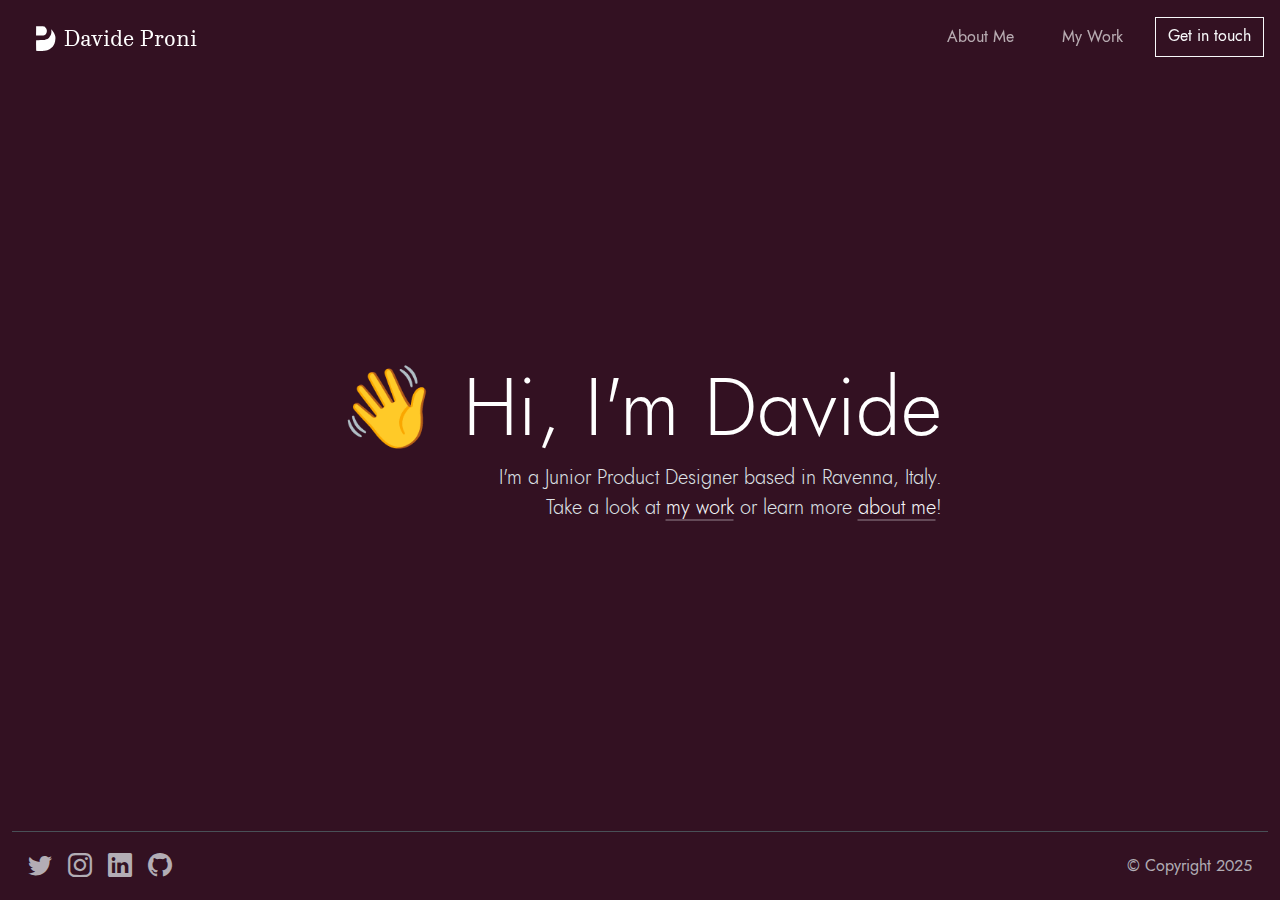
<file: index.html>
<!doctype html>
<html lang="en" data-bs-theme="dark">
  	<head>
		<meta charset="utf-8">
		<meta name="viewport" content="width=device-width, initial-scale=1">
		<title>Davide Proni | UX/UI Designer</title>
		<link rel="stylesheet" href="https://cdn.jsdelivr.net/npm/bootstrap@5.3.3/dist/css/bootstrap.min.css" integrity="sha384-QWTKZyjpPEjISv5WaRU9OFeRpok6YctnYmDr5pNlyT2bRjXh0JMhjY6hW+ALEwIH" crossorigin="anonymous">
		<link rel="stylesheet" href="./assets/css/main.css">
		<!-- Favicon -->
		<link rel="icon" href="./assets/favicon/favicon.ico" type="image/x-icon">
		<link rel="apple-touch-icon" sizes="180x180" href="./assets/favicon/apple-touch-icon.png">
		<link rel="icon" type="image/png" sizes="32x32" href="./assets/favicon/favicon-32x32.png">
		<link rel="icon" type="image/png" sizes="16x16" href="./assets/favicon/favicon-16x16.png">
		<link rel="manifest" href="./assets/favicon/site.webmanifest">
  	</head>

	<body class="dp-background-a d-flex flex-column min-vh-100">

		<!-- Navbar -->
		<nav>
			<div class="navbar fixed-top navbar-expand-md dp-scroll py-3">
				<div class="container-fluid">
					<a class="navbar-brand ms-3 dp-font-s dp-navbar-brand" aria-current="page" href="./">
						<i class="dp-logo-icon" alt="Logo"></i>
						Davide Proni</a>
					  <button class="navbar-toggler" type="button" data-bs-toggle="offcanvas" data-bs-target="#offcanvasNavbar" aria-controls="offcanvasNavbar" aria-label="Toggle navigation">
						 <span class="navbar-toggler-icon"></span>
					  </button>
					  <div class="offcanvas offcanvas-end dp-offcanvas" tabindex="-1" id="offcanvasNavbar" aria-labelledby="offcanvasNavbarLabel">
						<div class="offcanvas-header">
						<button type="button" class="btn-close dp-btn-close py-4" data-bs-dismiss="offcanvas" aria-label="Close"></button> 
						</div>
					<div class="offcanvas-body">
						<ul class="navbar-nav justify-content-end flex-grow-1 pe-1 gap-4 row-gap-4">
							<!-- <a class="nav-link active" aria-current="page" href="#">Home</a> -->
							<a class="nav-link ms-2" href="./about">About Me</a>
							<a class="nav-link ms-2" href="./portfolio">My Work</a>
							<a class="nav-item btn btn-outline-light dp-btn" href="./contact">Get in touch</a> <!-- btn-outline-dark se sfondo chiaro -->
						</div>
					</div>
				</div>
			</div>
			<div class="navbar-spacer"></div>
		</nav>

		<!-- Main content -->
		<main class="container-fluid d-flex justify-content-center align-items-center flex-grow-1">
			<div class="d-flex flex-column align-items-end">
				<h1 class="display-1 text-body-emphasis user-select-none lh-1 mb-3"><span class="no-wrap"><span class="wave">👋</span> Hi,</span> <span class="no-wrap">I'm Davide</span></h1>
				<p class="lead text-end user-select-none ">I'm a Junior Product Designer based in Ravenna, Italy.<br>Take a look at
					<a class="link-light link-offset-2 link-underline-opacity-25 link-underline-opacity-100-hover" href="./portfolio">my work</a> 
					<span class="no-wrap">or learn more 
					<a class="link-light link-offset-2 link-underline-opacity-25 link-underline-opacity-100-hover" href="./about">about me</a>!</span>
			 	</p>
			</div>
		</main>

		<!-- Footer -->
		<footer class="container-fluid bottom-0 mt-auto">
			<div class="footer-container py-3 border-top">
				<ul class="nav dp-social-icons">
					<li><a href="#"><i class="bi bi-twitter"></i></a></li>
					<li><a href="#"><i class="bi bi-instagram"></i></a></li>
					<li><a href="#"><i class="bi bi-linkedin"></i></a></li>
					<li><a href="#"><i class="bi bi-github"></i></a></li>
				</ul>
				<div class="copyright text-body-secondary user-select-none">
					&copy; Copyright 2025
				</div>
			</div>
		</footer>

    	<script src="https://cdn.jsdelivr.net/npm/bootstrap@5.3.3/dist/js/bootstrap.bundle.min.js" integrity="sha384-YvpcrYf0tY3lHB60NNkmXc5s9fDVZLESaAA55NDzOxhy9GkcIdslK1eN7N6jIeHz" crossorigin="anonymous"></script>
		<script src="./assets/js/main.js"></script>
  	</body>
</html>
</file>
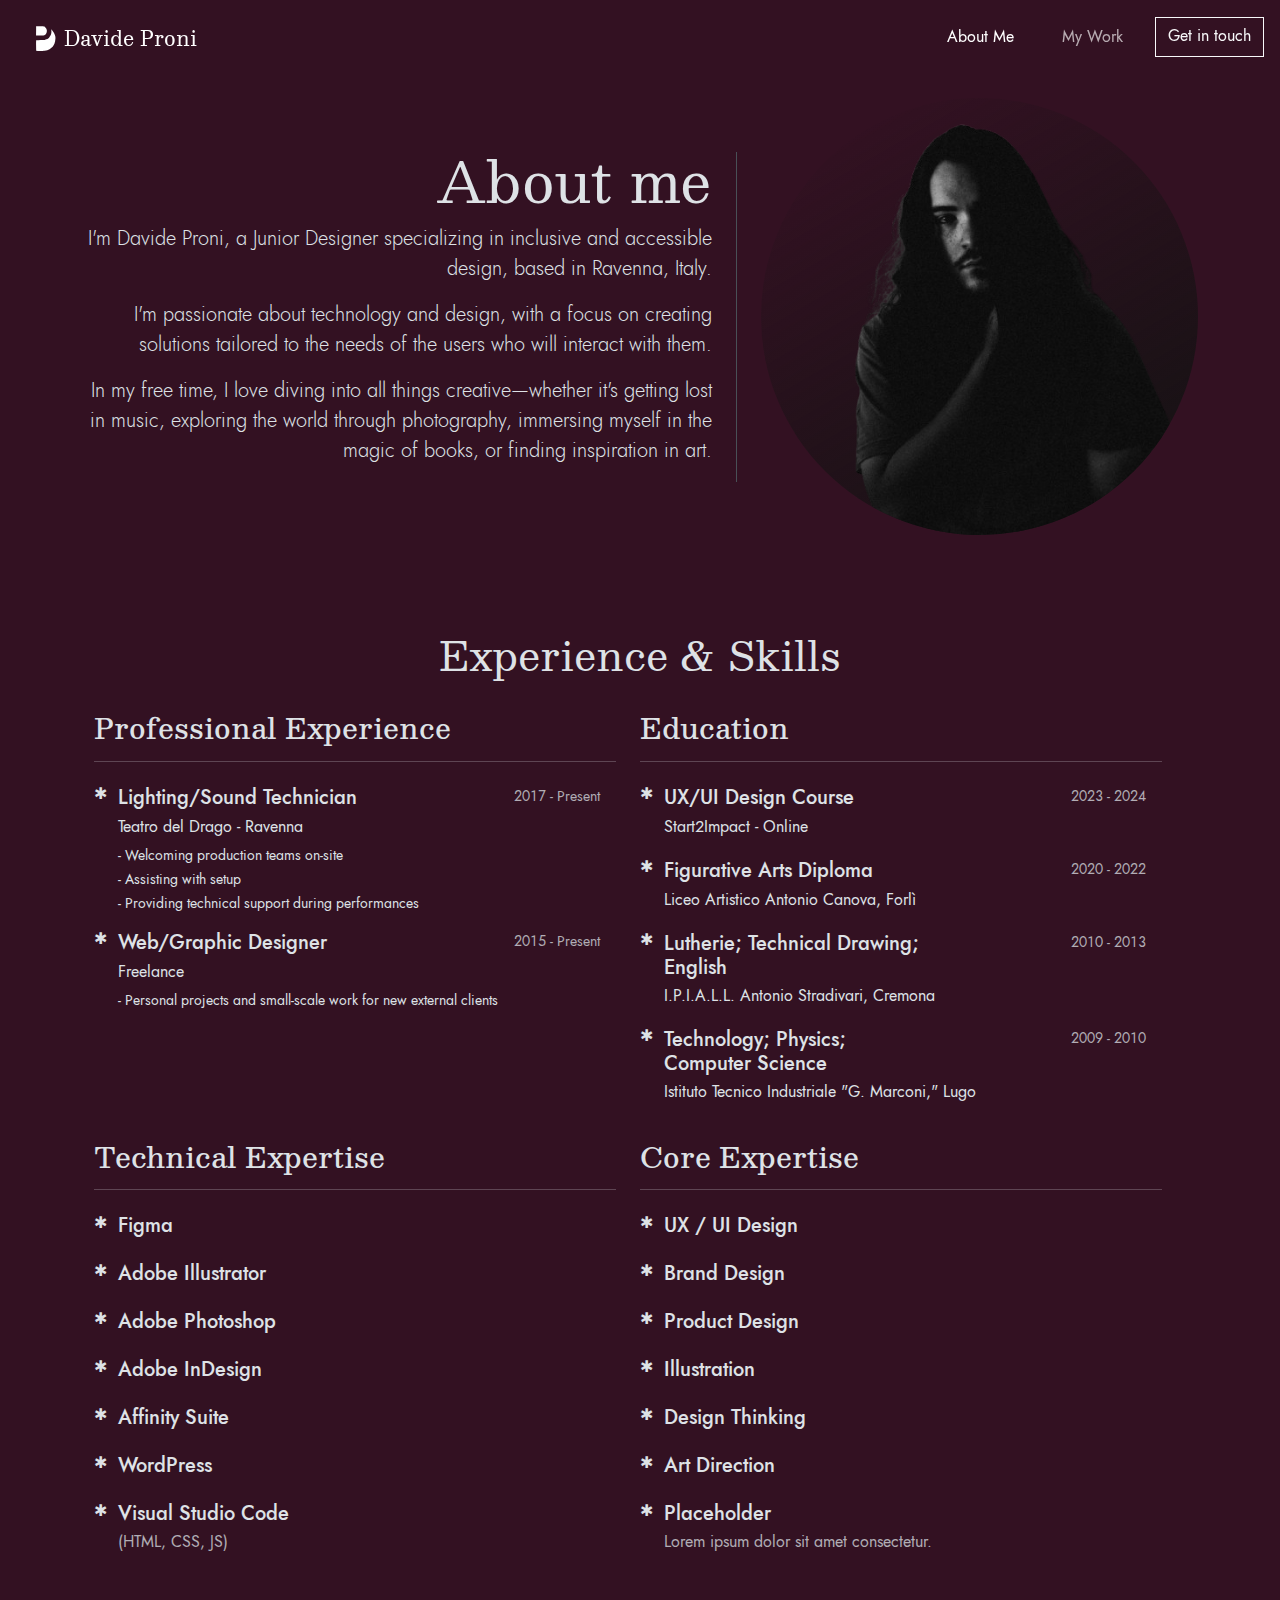
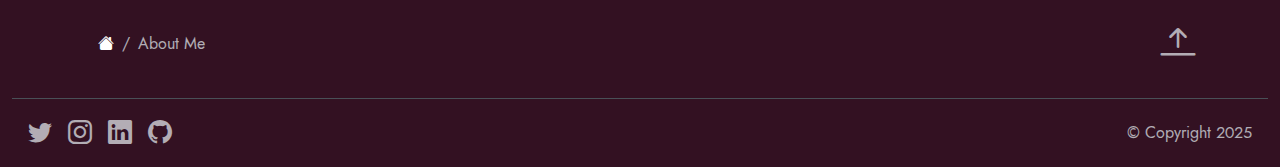
<file: about/index.html>
<!doctype html>
<html lang="en" data-bs-theme="dark">
  	<head>
		<meta charset="utf-8">
		<meta name="viewport" content="width=device-width, initial-scale=1">
		<title>About Me | Davide Proni</title>
		<link rel="stylesheet" href="https://cdn.jsdelivr.net/npm/bootstrap@5.3.3/dist/css/bootstrap.min.css" integrity="sha384-QWTKZyjpPEjISv5WaRU9OFeRpok6YctnYmDr5pNlyT2bRjXh0JMhjY6hW+ALEwIH" crossorigin="anonymous">
		<link rel="stylesheet" href="../assets/css/main.css">
		<!-- Favicon -->
		<link rel="icon" href="../assets/favicon/favicon.ico" type="image/x-icon">
		<link rel="apple-touch-icon" sizes="180x180" href="../assets/favicon/apple-touch-icon.png">
		<link rel="icon" type="image/png" sizes="32x32" href="../assets/favicon/favicon-32x32.png">
		<link rel="icon" type="image/png" sizes="16x16" href="../assets/favicon/favicon-16x16.png">
		<link rel="manifest" href="../assets/favicon/site.webmanifest">
  	</head>

	<body class="dp-background-a d-flex flex-column min-vh-100">
	
		<!-- Navbar -->
		<nav>
			<div class="navbar fixed-top navbar-expand-md dp-scroll py-3">
				<div class="container-fluid">
					<a class="navbar-brand ms-3 dp-font-s dp-navbar-brand" aria-current="page" href="../">
						<i class="dp-logo-icon" alt="Logo"></i>
						Davide Proni</a>
					<button class="navbar-toggler" type="button" data-bs-toggle="offcanvas" data-bs-target="#offcanvasNavbar" aria-controls="offcanvasNavbar" aria-label="Toggle navigation">
						<span class="navbar-toggler-icon"></span>
					</button>
					<div class="offcanvas offcanvas-end dp-offcanvas" tabindex="-1" data-bs-scroll="true"id="offcanvasNavbar" aria-labelledby="offcanvasNavbarLabel">
						<div class="offcanvas-header">
						<!-- <a class="offcanvas-title dp-font-s navbar-brand" aria-current="page" href="./">Davide Proni</a> -->
						<!-- <h5 class="offcanvas-title dp-font-s" id="offcanvasNavbarLabel">Davide Proni</h5> -->
						<button type="button" class="btn-close dp-btn-close py-4" data-bs-dismiss="offcanvas" aria-label="Close"></button> 
						</div>
					<div class="offcanvas-body">
						<ul class="navbar-nav justify-content-end flex-grow-1 pe-1 gap-4 row-gap-4">
							<!-- <a class="nav-link active" aria-current="page" href="#">Home</a> -->
							<a class="nav-link active ms-2" aria-current="page" href="../about">About Me</a>
							<a class="nav-link ms-2" href="../portfolio">My Work</a>
							<a class="nav-item btn btn-outline-light dp-btn" href="../contact">Get in touch</a> <!-- btn-outline-dark se sfondo chiaro -->
						</div>
					</div>
				</div>
			</div>
			<div class="navbar-spacer"></div>
		</nav>

		<!-- Main content -->
		<main class="container py-4">

			<!--Info and photo-->
			<div>
				<div class="row align-items-center g-5 pb-5"> <!--py-5-->
				<!-- Title -->
				<div class="col-12  order-1">
				  <h1 class="display-4 lh-1 dp-font-s text-end d-block d-md-none mb-3">About me</h1>
				</div>
			 
				<!-- Portrait -->
				<div class="col-12 col-md-5 order-2 order-md-3 mt-0 dp-bkgrnd-portrait">
				  <img src="../assets/img/DPPnobg.png" class="d-block img-fluid" alt="portrait photo" width="500" height="500" loading="lazy">
				</div>
			 
				<!-- Info about me -->
				<div class="col-12 col-md-7 order-3 mt-3 mt-md-0 order-md-2 dp-border-md-only">

					<h1 class="display-4 lh-1 dp-font-s text-end d-none d-md-block mb-3">About me</h1>
				  	<p class="lead text-end">I'm Davide Proni, a Junior Designer specializing in inclusive and accessible design, based in Ravenna, Italy.</p>
				  	<p class="lead text-end">I'm passionate about technology and design, with a focus on creating solutions tailored to the needs of the users who will interact with them.</p>
				  	<!--<hr>-->
				  	<p class="lead text-end">In my free time, I love diving into all things creative—whether it's getting lost in music, exploring the world through photography, immersing myself in the magic of books, or finding inspiration in art.</p>
				</div>
			 	</div>
			</div>

			<!-- Resume -->
			<h2 class="text-center display-6 dp-font-s mt-0 mt-md-5">Experience & Skills</h2>
			<div class="container-xxl row row-cols-1 row-cols-lg-2 g-4 pt-4">

				<!-- Professional Experience -->
				<div class="col">
					<h3 class="dp-font-s mb-3">
						Professional Experience</h3>
					<hr class=""><!-- Divider col-6 ms-auto-->
					<ul class="list-group ul-dp">
						<li class="list-group-item dp-list-item">
							<div class="d-flex w-100 justify-content-between flex-column flex-md-row">
								<h5 class="mb-1 order-2 order-md-1">
									Lighting/Sound Technician</h5>
								<small class="mb-2 order-1 order-md-2 text-muted">
									2017 - Present</small>
							</div>
							<p class="mb-1">
								Teatro del Drago - Ravenna</p>
							<small>
								- Welcoming production teams on-site </br>
								- Assisting with setup </br>
								- Providing technical support during performances</small>
						</li>

						<li class="list-group-item dp-list-item">
							<div class="d-flex w-100 justify-content-between flex-column flex-md-row">
								<h5 class="mb-1 order-2 order-md-1">
									Web/Graphic Designer</h5>
								<small class="mb-2 order-1 order-md-2 text-muted">
									2015 - Present</small>
							</div>
							<p class="mb-1">
								Freelance</p>
							<small>
								- Personal projects and small-scale work for new external clients</small>
						</li>
					</ul>
				</div>

				<!-- Education -->
				<div class="col">
					<h3 class="dp-font-s mb-3">
						Education</h3>
					<hr> <!-- Divider -->
					<ul class="list-group ul-dp">
						<li class="list-group-item dp-list-item">
							<div class="d-flex w-100 justify-content-between flex-column flex-md-row">
								<h5 class="mb-1 order-2 order-md-1">
									UX/UI Design Course</h5>
								<small class="mb-2 order-1 order-md-2 text-muted">
									2023 - 2024</small>
							</div>
							<p class="mb-1">
								Start2Impact - Online</p>
						</li>

						<li class="list-group-item dp-list-item">
							<div class="d-flex w-100 justify-content-between flex-column flex-md-row">
								<h5 class="mb-1 order-2 order-md-1">
									Figurative Arts Diploma</h5>
								<small class="mb-2 order-1 order-md-2 text-muted">
									2020 - 2022</small>
							</div>
							<p class="mb-1">
								Liceo Artistico Antonio Canova, Forlì</p>
						</li>

						<li class="list-group-item dp-list-item">
							<div class="d-flex w-100 justify-content-between flex-column flex-md-row">
								<h5 class="mb-1 order-2 order-md-1">
									Lutherie; Technical Drawing; </br>
									English</h5>
								<small class="mb-2 order-1 order-md-2 text-muted">
									2010 - 2013</small>
							</div>
							<p class="mb-1">
								I.P.I.A.L.L. Antonio Stradivari, Cremona</p>
						</li>

						<li class="list-group-item dp-list-item">
							<div class="d-flex w-100 justify-content-between flex-column flex-md-row">
								<h5 class="mb-1 order-2 order-md-1">
									Technology; Physics; </br>
									Computer Science</h5>
								<small class="mb-2 order-1 order-md-2 text-muted">
									2009 - 2010</small>
							</div>
							<p class="mb-1">
								Istituto Tecnico Industriale "G. Marconi," Lugo</p>
						</li>
					</ul>
				</div>

				<!-- Technical Expertise -->
				<div class="col">
					<h3 class="dp-font-s mb-3">
						Technical Expertise</h3>
					<hr> <!-- Divider -->
					<ul class="list-group ul-dp">
						<li class="list-group-item dp-list-item">
							<div class="d-flex w-100 justify-content-between">
								<h5 class="mb-1">
									Figma</h5>
							</div>
							<p class="mb-1"></p>
						</li>
						<li class="list-group-item dp-list-item">
							<div class="d-flex w-100 justify-content-between">
								<h5 class="mb-1">
									Adobe Illustrator</h5>
							</div>
							<p class="mb-1"></p>
						</li>
						<li class="list-group-item dp-list-item">
							<div class="d-flex w-100 justify-content-between">
								<h5 class="mb-1">
									Adobe Photoshop</h5>
							</div>
							<p class="mb-1"></p>
						</li>
						<li class="list-group-item dp-list-item">
							<div class="d-flex w-100 justify-content-between">
								<h5 class="mb-1">
									Adobe InDesign</h5>
							</div>
							<p class="mb-1"></p>
						</li>
						<li class="list-group-item dp-list-item">
							<div class="d-flex w-100 justify-content-between">
								<h5 class="mb-1">
									Affinity Suite</h5>
							</div>
							<p class="mb-1"></p>
						</li>
						<li class="list-group-item dp-list-item">
							<div class="d-flex w-100 justify-content-between">
								<h5 class="mb-1">
									WordPress</h5>
							</div>
							<p class="mb-1"></p>
						</li>
						<li class="list-group-item dp-list-item">
							<div class="d-flex w-100 justify-content-between">
								<h5 class="mb-1">
									Visual Studio Code</h5>
							</div>
							<p class="mb-1 text-muted">(HTML, CSS, JS)</p>
						</li>

						
					</ul>
				</div>

				<!-- Core Expertise -->
				<div class="col">
					<h3 class="dp-font-s mb-3">
						Core Expertise</h3>
					<hr> <!-- Divider -->
					<ul class="list-group ul-dp">
						<li class="list-group-item dp-list-item">
							<div class="d-flex w-100 justify-content-between">
								<h5 class="mb-1">
									UX / UI Design</h5>
							</div>
							<p class="mb-1"></p>
						</li>
						<li class="list-group-item dp-list-item">
							<div class="d-flex w-100 justify-content-between">
								<h5 class="mb-1">
									Brand Design</h5>
							</div>
							<p class="mb-1"></p>
						</li>
						<li class="list-group-item dp-list-item">
							<div class="d-flex w-100 justify-content-between">
								<h5 class="mb-1">
									Product Design</h5>
							</div>
							<p class="mb-1"></p>
						</li>
						<li class="list-group-item dp-list-item">
							<div class="d-flex w-100 justify-content-between">
								<h5 class="mb-1">
									Illustration</h5>
							</div>
							<p class="mb-1"></p>
						</li>
						<li class="list-group-item dp-list-item">
							<div class="d-flex w-100 justify-content-between">
								<h5 class="mb-1">
									Design Thinking</h5>
							</div>
							<p class="mb-1"></p>
						</li>
						<li class="list-group-item dp-list-item">
							<div class="d-flex w-100 justify-content-between">
								<h5 class="mb-1">
									Art Direction</h5>
							</div>
							<p class="mb-1"></p>
						</li>
						<li class="list-group-item dp-list-item">
							<div class="d-flex w-100 justify-content-between">
								<h5 class="mb-1">
									Placeholder</h5>
							</div>
							<p class="mb-1 text-muted">Lorem ipsum dolor sit amet consectetur.</p>
						</li>							
					</ul>
				</div>
			</div>

			<!--Breadcrumb and bttb-->
			<div class="container p-0 mt-5">
				<div class="row d-flex justify-content-between align-items-center">
				<!-- Breadcrumb -->
				<div class="col-auto" aria-label="breadcrumb">
					<ol class="breadcrumb breadcrumb-chevron p-3 mb-0">
						<li class="breadcrumb-item">
						<a class="link-body-emphasis" href="../">
							<i class="bi bi-house-fill"></i>
						</a>
						</li>
						<li class="breadcrumb-item active" aria-current="page">
							About Me
							</li>
						</li>
						
					</ol>
				</div>
			
				<!-- Back to top button -->
				<div class="col-auto">
					<a href="#" class="dp-back-to-top float-end">
						<span>Back to the top</span>
						<i class="bi bi-arrow-bar-up fs-1"></i>
					</a>
				</div>
				</div>
			</div>

		</main>

		<!-- Footer -->
		<footer class="container-fluid bottom-0 mt-auto">
			<div class="footer-container py-3 border-top">
				<ul class="nav dp-social-icons">
					<li><a href="#"><i class="bi bi-twitter"></i></a></li>
					<li><a href="#"><i class="bi bi-instagram"></i></a></li>
					<li><a href="#"><i class="bi bi-linkedin"></i></a></li>
					<li><a href="#"><i class="bi bi-github"></i></a></li>
				</ul>
				<div class="copyright text-body-secondary user-select-none">
					&copy; Copyright 2025
				</div>
			</div>
		</footer>

    	<script src="https://cdn.jsdelivr.net/npm/bootstrap@5.3.3/dist/js/bootstrap.bundle.min.js" integrity="sha384-YvpcrYf0tY3lHB60NNkmXc5s9fDVZLESaAA55NDzOxhy9GkcIdslK1eN7N6jIeHz" crossorigin="anonymous"></script>
		<script src="../assets/js/main.js"></script>
  	</body>
</html>
</file>
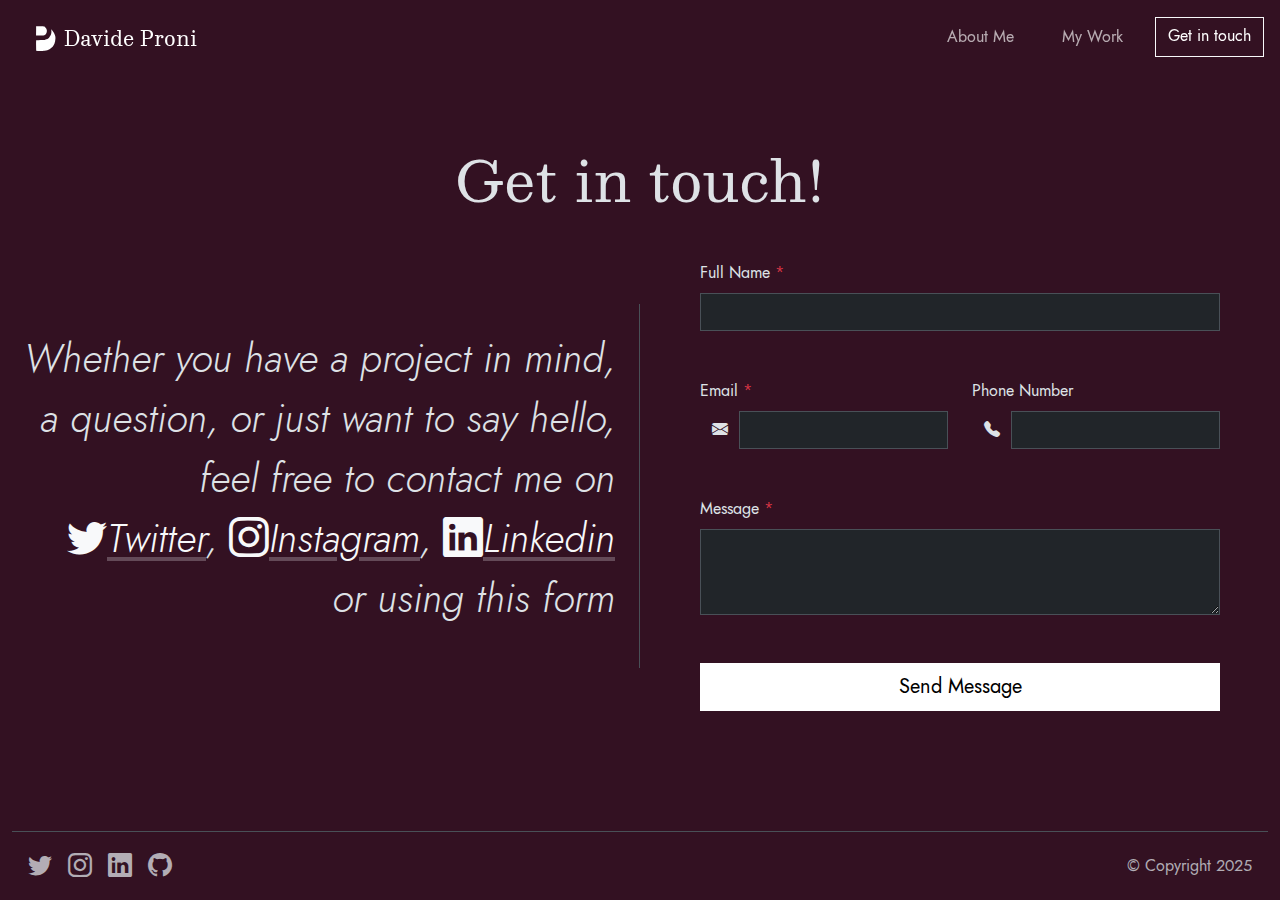
<file: contact/index.html>
<!doctype html>
<html lang="en" data-bs-theme="dark">
  	<head>
		<meta charset="utf-8">
		<meta name="viewport" content="width=device-width, initial-scale=1">
		<title>Get in touch | Davide Proni</title>
		<link rel="stylesheet" href="https://cdn.jsdelivr.net/npm/bootstrap@5.3.3/dist/css/bootstrap.min.css" integrity="sha384-QWTKZyjpPEjISv5WaRU9OFeRpok6YctnYmDr5pNlyT2bRjXh0JMhjY6hW+ALEwIH" crossorigin="anonymous">
		<link rel="stylesheet" href="../assets/css/main.css">
		<!-- Favicon -->
		<link rel="icon" href="../assets/favicon/favicon.ico" type="image/x-icon">
		<link rel="apple-touch-icon" sizes="180x180" href="../assets/favicon/apple-touch-icon.png">
		<link rel="icon" type="image/png" sizes="32x32" href="../assets/favicon/favicon-32x32.png">
		<link rel="icon" type="image/png" sizes="16x16" href="../assets/favicon/favicon-16x16.png">
		<link rel="manifest" href="../assets/favicon/site.webmanifest">
  	</head>

	<body class="dp-background-a d-flex flex-column min-vh-100">

		<!-- Navbar -->
		<nav>
			<div class="navbar fixed-top navbar-expand-md dp-scroll py-3">
				<div class="container-fluid">
					<a class="navbar-brand ms-3 dp-font-s dp-navbar-brand" aria-current="page" href="../">
						<i class="dp-logo-icon" alt="Logo"></i>
						Davide Proni</a>
					<button class="navbar-toggler" type="button" data-bs-toggle="offcanvas" data-bs-target="#offcanvasNavbar" aria-controls="offcanvasNavbar" aria-label="Toggle navigation">
						<span class="navbar-toggler-icon"></span>
					</button>
					<div class="offcanvas offcanvas-end dp-offcanvas" tabindex="-1" data-bs-scroll="true"id="offcanvasNavbar" aria-labelledby="offcanvasNavbarLabel">
						<div class="offcanvas-header">
						<!-- <a class="offcanvas-title dp-font-s navbar-brand" aria-current="page" href="./">Davide Proni</a> -->
						<!-- <h5 class="offcanvas-title dp-font-s" id="offcanvasNavbarLabel">Davide Proni</h5> -->
						<button type="button" class="btn-close dp-btn-close py-4" data-bs-dismiss="offcanvas" aria-label="Close"></button> 
						</div>
					<div class="offcanvas-body">
						<ul class="navbar-nav justify-content-end flex-grow-1 pe-1 gap-4 row-gap-4">
							<!-- <a class="nav-link active" aria-current="page" href="#">Home</a> -->
							<a class="nav-link ms-2" href="../about">About Me</a>
						<a class="nav-link ms-2" href="../portfolio">My Work</a>
						<a class="nav-item btn btn-outline-light dp-btn" style="color: #fff;" aria-current="page"  href="../contact">Get in touch</a> <!-- btn-outline-dark se sfondo chiaro -->
						</div>
					</div>
				</div>
			</div>
			<div class="navbar-spacer"></div>
		</nav>

		<main class="d-flex justify-content-center align-items-center flex-grow-1">
			
			<div class="container-xxl">
				<h1 class="display-4 dp-font-s text-center mb-0">Get in touch!</h1>
				<div class="row gy-4 gy-md-5 gy-lg-0 align-items-md-center">

					<!--Get in touch-->
					<div class="col p-4 pb-0 pb-md-4 dp-border-md-only">
						<h1 class="d-none">Get in touch!</h1>
						<p class="fs-1 fw-light fst-italic text-md-end ">Whether you have a project in mind, a question, or just want to say hello, feel free to contact me on </br>
							<a class="link-light link-offset-1 link-underline-opacity-25 link-underline-opacity-100-hover no-wrap dp-t-ease-f" href="#"><i class="bi bi-twitter text-opacity-25"></i>Twitter</a>, 
							<a class="link-light link-offset-1 link-underline-opacity-25 link-underline-opacity-100-hover no-wrap dp-t-ease-f" href="#"><i class="bi bi-instagram">Instagram</i></a>, 
							<a class="link-light link-offset-1 link-underline-opacity-25 link-underline-opacity-100-hover no-wrap dp-t-ease-f" href="#"><i class="bi bi-linkedin">Linkedin</i></a> </br>
							or using 
							<span class="d-inline d-md-none">the form below</span>
							<span class="d-none d-md-inline">this form</span>
						</p>
					</div>

					<!--Form-->
					<div class="col-12 col-md-6">
						<div class="overflow-hidden"> <!--border-->

						<form action="#!">
							<div class="row gy-4 gy-xl-5 p-4 p-xl-5">
								<div class="col-12">
								<label for="fullname" class="form-label">Full Name <span class="text-danger">*</span></label>
								<input type="text" class="form-control dp-form" id="fullname" name="fullname" value="" required>
								</div>
								<div class="col-12 col-lg-6">
								<label for="email" class="form-label">Email <span class="text-danger">*</span></label>
								<div class="input-group">
									<span class="input-group-text dp-form-ibox">
										<i class="bi bi-envelope-fill" ></i>
									</span>
									<input type="email" class="form-control dp-form" id="email" name="email" value="" required>
								</div>
								</div>
								<div class="col-12 col-lg-6">
								<label for="phone" class="form-label">Phone Number</label>
								<div class="input-group">
									<span class="input-group-text dp-form-ibox">
										<i class="bi bi-telephone-fill"></i>
									</span>
									<input type="tel" class="form-control dp-form" id="phone" name="phone" value="">
								</div>
								</div>
								
								<div class="col-12">
								<label for="message" class="form-label">Message <span class="text-danger">*</span></label>
								<textarea class="form-control dp-form" id="message" name="message" rows="3" required></textarea>
								</div>
								<div class="col-12">
								<div class="d-grid">
									<button class="btn btn-primary btn-lg dp-t-ease-f dp-cta" type="submit">Send Message</button>
								</div>
								</div>
							</div>
						</form>
			
						</div>
					</div>
					
				</div>
				</div>
			
</main>



		<!-- Footer -->
		<footer class="container-fluid bottom-0 mt-auto">
			<div class="footer-container py-3 border-top">
				<ul class="nav dp-social-icons">
					<li><a href="#"><i class="bi bi-twitter"></i></a></li>
					<li><a href="#"><i class="bi bi-instagram"></i></a></li>
					<li><a href="#"><i class="bi bi-linkedin"></i></a></li>
					<li><a href="#"><i class="bi bi-github"></i></a></li>
				</ul>
				<div class="copyright text-body-secondary user-select-none">
					&copy; Copyright 2025
				</div>
			</div>
		</footer>

    	<script src="https://cdn.jsdelivr.net/npm/bootstrap@5.3.3/dist/js/bootstrap.bundle.min.js" integrity="sha384-YvpcrYf0tY3lHB60NNkmXc5s9fDVZLESaAA55NDzOxhy9GkcIdslK1eN7N6jIeHz" crossorigin="anonymous"></script>
		<script src="../assets/js/main.js"></script>
  	</body>
</html>
</file>
<file: assets/css/main.css>
@charset "UTF-8";
@import url(https://cdn.jsdelivr.net/npm/bootstrap-icons@1.11.3/font/bootstrap-icons.min.css);
.dp-background-a {
  background: rgb(51, 17, 34);
  background: linear-gradient(111deg, rgb(51, 17, 34) 25%, rgb(16, 14, 54) 50%, rgb(14, 34, 48) 75%);
  background-size: 400% 400%;
  animation: gradient-background 60s ease infinite;
  min-height: 100vh;
}

@keyframes gradient-background {
  0% {
    background-position: 0% 50%;
  }
  50% {
    background-position: 100% 50%;
  }
  100% {
    background-position: 0% 50%;
  }
}
.dp-logo-icon {
  width: 30px;
  height: 30px;
  display: inline-block;
  vertical-align: -5px;
  background-color: white;
  mask: url("[data-uri]");
}

.navbar-toggler {
  border-color: transparent;
}
.navbar-toggler:focus {
  box-shadow: none; /* Rimuove bordo focus*/
}

.dp-btn-close {
  border-color: transparent;
  width: 3em;
}
.dp-btn-close:focus {
  box-shadow: none;
}

.dp-navbar-brand {
  z-index: 1046;
}

.dp-offcanvas {
  --bs-offcanvas-width: 100vw;
  height: 280px;
}

.dp-scrolled {
  transition: all 0.15s ease-in-out;
  backdrop-filter: blur(10px);
  box-shadow: 0 3px 10px rgba(0, 0, 0, 0.15);
}

.navbar-spacer {
  margin-top: 74px; /* Deve corrispondere all'altezza della navbar */
}

.wave {
  animation-name: wave-animation;
  animation-duration: 1.5s;
  animation-delay: 2s;
  animation-iteration-count: 1;
  transform-origin: 75% 75%;
  display: inline-block;
}

@keyframes wave-animation {
  0% {
    transform: rotate(0deg);
  }
  20% {
    transform: rotate(9deg);
  }
  40% {
    transform: rotate(-10deg);
  }
  60% {
    transform: rotate(8deg);
  }
  80% {
    transform: rotate(-8deg);
  }
  100% {
    transform: rotate(0deg);
  }
}
/* color: black;  Rompe cose SISTEMARE */
* {
  font-family: "Jost", sans-serif;
  font-feature-settings: "tnum" 1, "ss01" 1;
}

.dp-font-s {
  font-family: "Besley", serif;
}

/* JOST* */
@font-face {
  font-family: "Jost";
  src: url("../fonts/Jost-100.ttf") format("truetype");
  font-weight: 100;
  font-style: normal;
  font-display: swap;
}
@font-face {
  font-family: "Jost";
  src: url("../fonts/Jost-200.ttf") format("truetype");
  font-weight: 200;
  font-style: normal;
  font-display: swap;
}
@font-face {
  font-family: "Jost";
  src: url("../fonts/Jost-300.ttf") format("truetype");
  font-weight: 300;
  font-style: normal;
  font-display: swap;
}
@font-face {
  font-family: "Jost";
  src: url("../fonts/Jost-400.ttf") format("truetype");
  font-weight: 400;
  font-style: normal;
  font-display: swap;
}
@font-face {
  font-family: "Jost";
  src: url("../fonts/Jost-500.ttf") format("truetype");
  font-weight: 500;
  font-style: normal;
  font-display: swap;
}
@font-face {
  font-family: "Jost";
  src: url("../fonts/Jost-600.ttf") format("truetype");
  font-weight: 600;
  font-style: normal;
  font-display: swap;
}
@font-face {
  font-family: "Jost";
  src: url("../fonts/Jost-700.ttf") format("truetype");
  font-weight: 700;
  font-style: normal;
  font-display: swap;
}
@font-face {
  font-family: "Jost";
  src: url("../fonts/Jost-800.ttf") format("truetype");
  font-weight: 800;
  font-style: normal;
  font-display: swap;
}
@font-face {
  font-family: "Jost";
  src: url("../fonts/Jost-900.ttf") format("truetype");
  font-weight: 900;
  font-style: normal;
  font-display: swap;
}
@font-face {
  font-family: "Jost";
  src: url("../fonts/Jost-100-Italic.ttf") format("truetype");
  font-weight: 100;
  font-style: italic;
  font-display: swap;
}
@font-face {
  font-family: "Jost";
  src: url("../fonts/Jost-200-Italic.ttf") format("truetype");
  font-weight: 200;
  font-style: italic;
  font-display: swap;
}
@font-face {
  font-family: "Jost";
  src: url("../fonts/Jost-300-Italic.ttf") format("truetype");
  font-weight: 300;
  font-style: italic;
  font-display: swap;
}
@font-face {
  font-family: "Jost";
  src: url("../fonts/Jost-400-Italic.ttf") format("truetype");
  font-weight: 400;
  font-style: italic;
  font-display: swap;
}
@font-face {
  font-family: "Jost";
  src: url("../fonts/Jost-500-Italic.ttf") format("truetype");
  font-weight: 500;
  font-style: italic;
  font-display: swap;
}
@font-face {
  font-family: "Jost";
  src: url("../fonts/Jost-600-Italic.ttf") format("truetype");
  font-weight: 600;
  font-style: italic;
  font-display: swap;
}
@font-face {
  font-family: "Jost";
  src: url("../fonts/Jost-700-Italic.ttf") format("truetype");
  font-weight: 700;
  font-style: italic;
}
@font-face {
  font-family: "Jost";
  src: url("../fonts/Jost-800-Italic.ttf") format("truetype");
  font-weight: 800;
  font-style: italic;
  font-display: swap;
}
@font-face {
  font-family: "Jost";
  src: url("../fonts/Jost-900-Italic.ttf") format("truetype");
  font-weight: 900;
  font-style: italic;
  font-display: swap;
}
@font-face {
  font-family: "Besley";
  src: url("../fonts/Besley-Book.woff2") format("woff2");
  font-weight: 400;
  font-style: normal;
  font-display: swap;
}
@font-face {
  font-family: "Besley";
  src: url("../fonts/Besley-BookItalic.woff2") format("woff2");
  font-weight: 400;
  font-style: italic;
  font-display: swap;
}
@font-face {
  font-family: "Besley";
  src: url("../fonts/Besley-Medium.woff2") format("woff2");
  font-weight: 500;
  font-style: normal;
  font-display: swap;
}
@font-face {
  font-family: "Besley";
  src: url("../fonts/Besley-MediumItalic.woff2") format("woff2");
  font-weight: 500;
  font-style: italic;
  font-display: swap;
}
@font-face {
  font-family: "Besley";
  src: url("../fonts/Besley-Semi.woff2") format("woff2");
  font-weight: 600;
  font-style: normal;
  font-display: swap;
}
@font-face {
  font-family: "Besley";
  src: url("../fonts/Besley-SemiItalic.woff2") format("woff2");
  font-weight: 600;
  font-style: italic;
  font-display: swap;
}
@font-face {
  font-family: "Besley";
  src: url("../fonts/Besley-Bold.woff2") format("woff2");
  font-weight: 700;
  font-style: normal;
  font-display: swap;
}
@font-face {
  font-family: "Besley";
  src: url("../fonts/Besley-BoldItalic.woff2") format("woff2");
  font-weight: 700;
  font-style: italic;
  font-display: swap;
}
@font-face {
  font-family: "Besley";
  src: url("../fonts/Besley-Heavy.woff2") format("woff2");
  font-weight: 800;
  font-style: normal;
  font-display: swap;
}
@font-face {
  font-family: "Besley";
  src: url("../fonts/Besley-HeavyItalic.woff2") format("woff2");
  font-weight: 800;
  font-style: italic;
  font-display: swap;
}
@font-face {
  font-family: "Besley";
  src: url("../fonts/Besley-Fatface.woff2") format("woff2");
  font-weight: 900;
  font-style: normal;
  font-display: swap;
}
@font-face {
  font-family: "Besley";
  src: url("../fonts/Besley-FatfaceItalic.woff2") format("woff2");
  font-weight: 900;
  font-style: italic;
  font-display: swap;
}
.dp-bkgrnd-portrait img {
  border-radius: 50%;
  filter: grayscale(100%);
  background: linear-gradient(150deg, rgba(0, 0, 0, 0) 10%, rgb(18, 18, 18));
}

.dp-border-md-only {
  border: none;
}
@media (min-width: 768px) {
  .dp-border-md-only {
    border-right: var(--bs-border-width) var(--bs-border-style) var(--bs-border-color) !important;
  }
}

.dp-form {
  border-radius: 0rem;
}

.dp-form-ibox {
  background-color: transparent;
  border: none;
  border-radius: none;
}

.dp-cta {
  border-radius: 0;
  color: #000;
  background-color: #fff;
  --bs-btn-border-color: #fff;
}
.dp-cta:hover {
  --bs-btn-hover-color: rgba(#fff, 1.0);
  --bs-btn-hover-bg: transparent;
  --bs-btn-hover-border-color: #fff;
  box-shadow: 0.2em 0.2em 0 0 rebeccapurple;
}

.dp-modal-lightbox {
  --bs-modal-bg: transparent;
  --bs-modal-border-color: none;
  width: 100%;
  height: 100%;
  backdrop-filter: blur(10px);
}
.dp-modal-lightbox .modal-header {
  display: none;
}
.dp-modal-lightbox .modal-footer {
  display: none;
}
.dp-modal-lightbox .btn {
  border: transparent;
  --bs-btn-hover-color: #000;
  --bs-btn-hover-bg: #f8f9fa;
  --bs-btn-hover-border-color: #f8f9fa;
  --bs-btn-border-radius: none;
  padding: var(--bs-btn-padding-y) var(--bs-btn-padding-x);
}
.dp-modal-lightbox .btn i {
  font-size: 1.5rem;
}
.dp-modal-lightbox img {
  height: auto;
  max-height: 70vh;
  object-fit: contain;
  display: block;
  margin: 0 auto;
  width: 100%;
}
.dp-modal-lightbox .modal-dialog {
  max-width: 100%;
  max-height: 100%;
  height: 100%;
  margin: 0;
}

.dp-btn {
  border-radius: 0;
}

.no-wrap {
  white-space: nowrap;
}

footer .footer-container {
  display: flex;
  flex-direction: column;
  align-items: center;
  text-align: center;
}
@media (min-width: 380px) {
  footer .footer-container {
    flex-direction: row;
    justify-content: space-between;
    text-align: left;
  }
}
footer .dp-social-icons {
  display: flex;
  justify-content: center;
  gap: 1rem;
  margin-left: 1rem;
  margin-right: 1rem;
  font-size: 1.5rem;
}
footer .dp-social-icons a {
  color: var(--bs-secondary-color);
  transition: all 0.3s ease-in-out;
}
footer .dp-social-icons a:hover {
  color: rebeccapurple;
}
footer .copyright {
  margin-top: 1rem;
  margin-left: 1rem;
  margin-right: 1rem;
}
@media (min-width: 380px) {
  footer .copyright {
    margin-top: 0;
  }
}

.dp-t-ease-f {
  transition: all 0.3s ease-in-out;
}

.ul-dp {
  list-style: none; /* no marker */
  padding: 0;
  margin: 0;
}
.ul-dp > .dp-list-item {
  position: relative; /* Necessario per posizionare il marker */
  padding-left: 1.5rem; /* Aggiungi spazio per il simbolo */
  --bs-bg-opacity: 1;
  background-color: transparent !important;
  border: none;
}
.ul-dp > .dp-list-item:before {
  content: "✱"; /* Il simbolo della lista */
  position: absolute;
  left: 0;
  top: 0.3rem; /* Allineamento verticale con il testo */
  font-size: 1rem;
  color: currentColor; /* Usa il colore del testo */
}

.dp-bg-jt {
  background-color: rgba(43, 48, 53, 0.2);
}

.dp-back-to-top {
  bottom: 3rem;
  right: 3rem;
  color: rgba(222, 226, 230, 0.75);
  text-decoration: none;
  display: flex;
  align-items: center;
  overflow: hidden;
  transition: all 0.3s ease-in-out;
}
.dp-back-to-top i {
  color: rgba(222, 226, 230, 0.75);
  transition: color 0.3s ease-in-out;
}
.dp-back-to-top span {
  opacity: 0;
  visibility: hidden;
  margin-right: 10px;
  color: white;
  transition: all 0.3s ease-in-out;
  white-space: nowrap;
  transform: translateY(10px);
}
.dp-back-to-top:hover i {
  color: white;
}
.dp-back-to-top:hover span {
  opacity: 1;
  visibility: visible;
  transform: translateY(0);
}
@media (hover: none) {
  .dp-back-to-top i {
    color: white;
  }
  .dp-back-to-top span {
    opacity: 1;
    visibility: visible;
    transform: translateY(0);
  }
}/*# sourceMappingURL=main.css.map */
</file>
